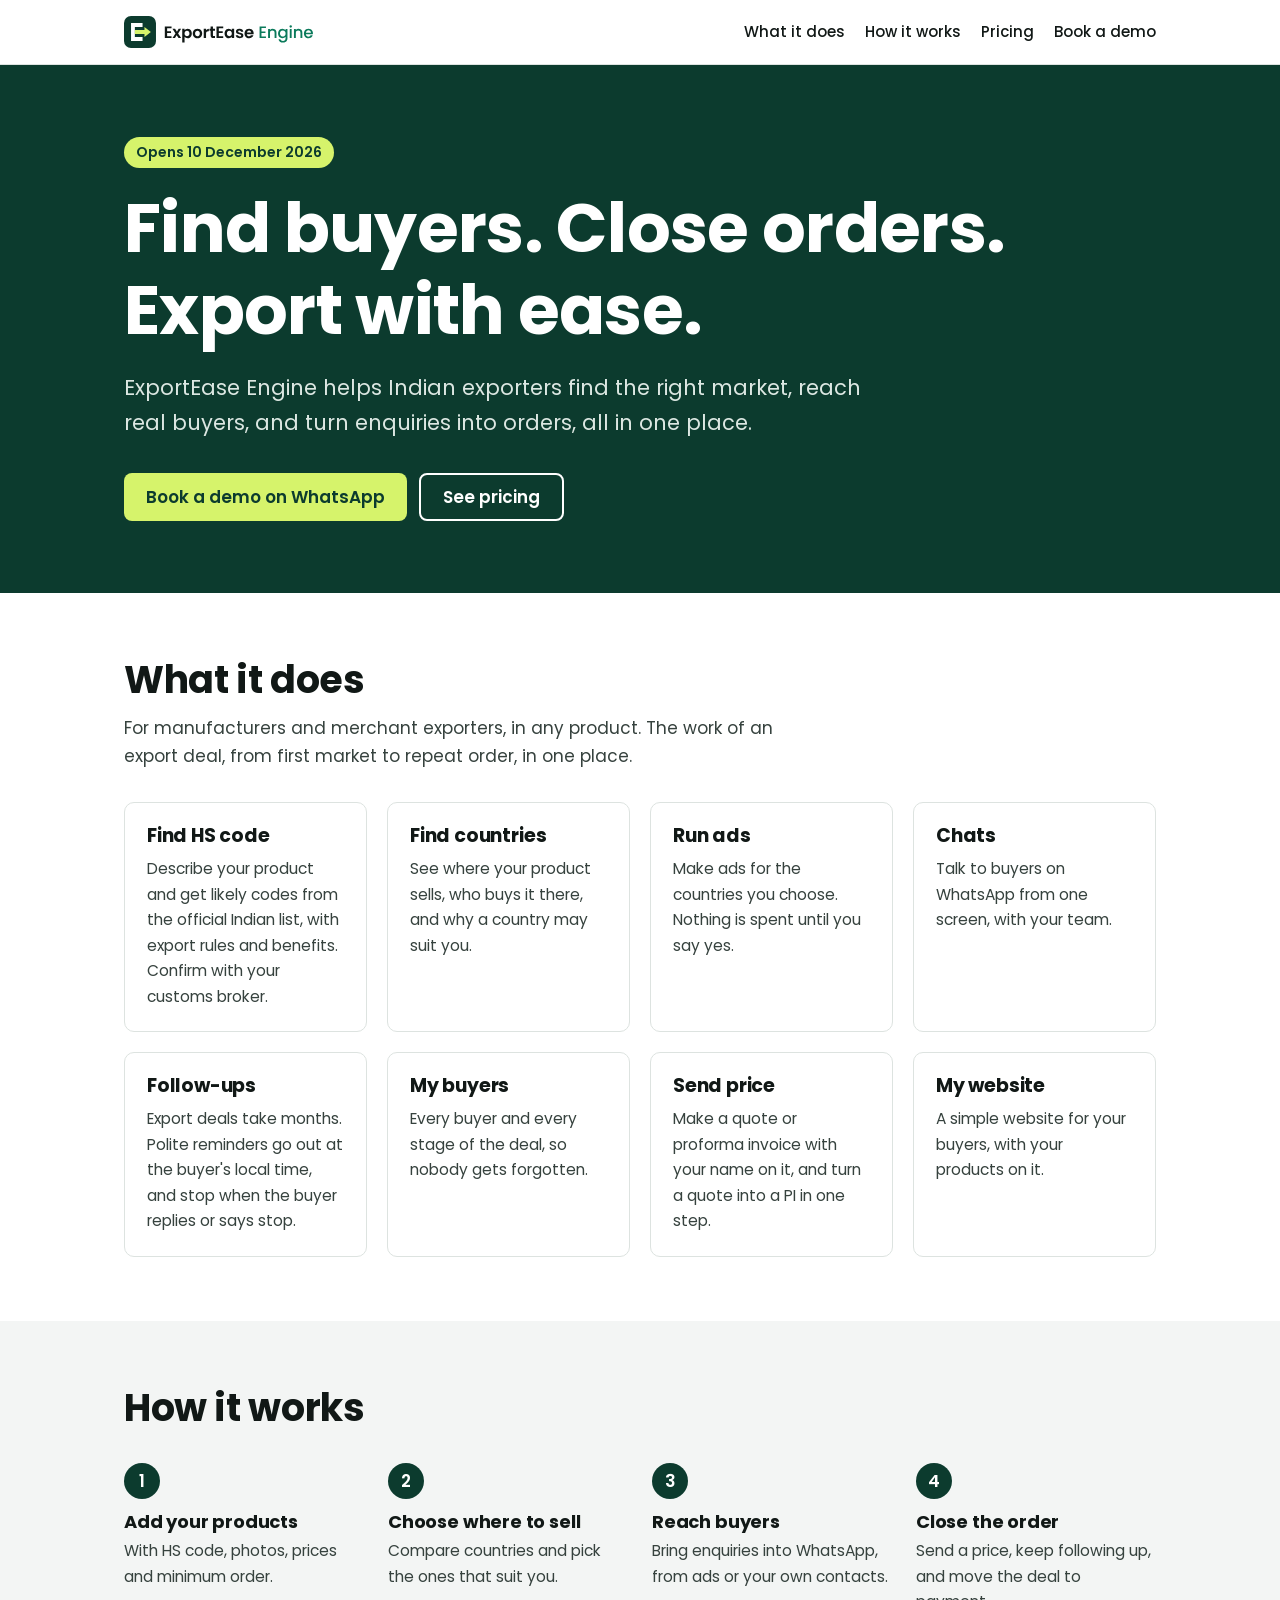
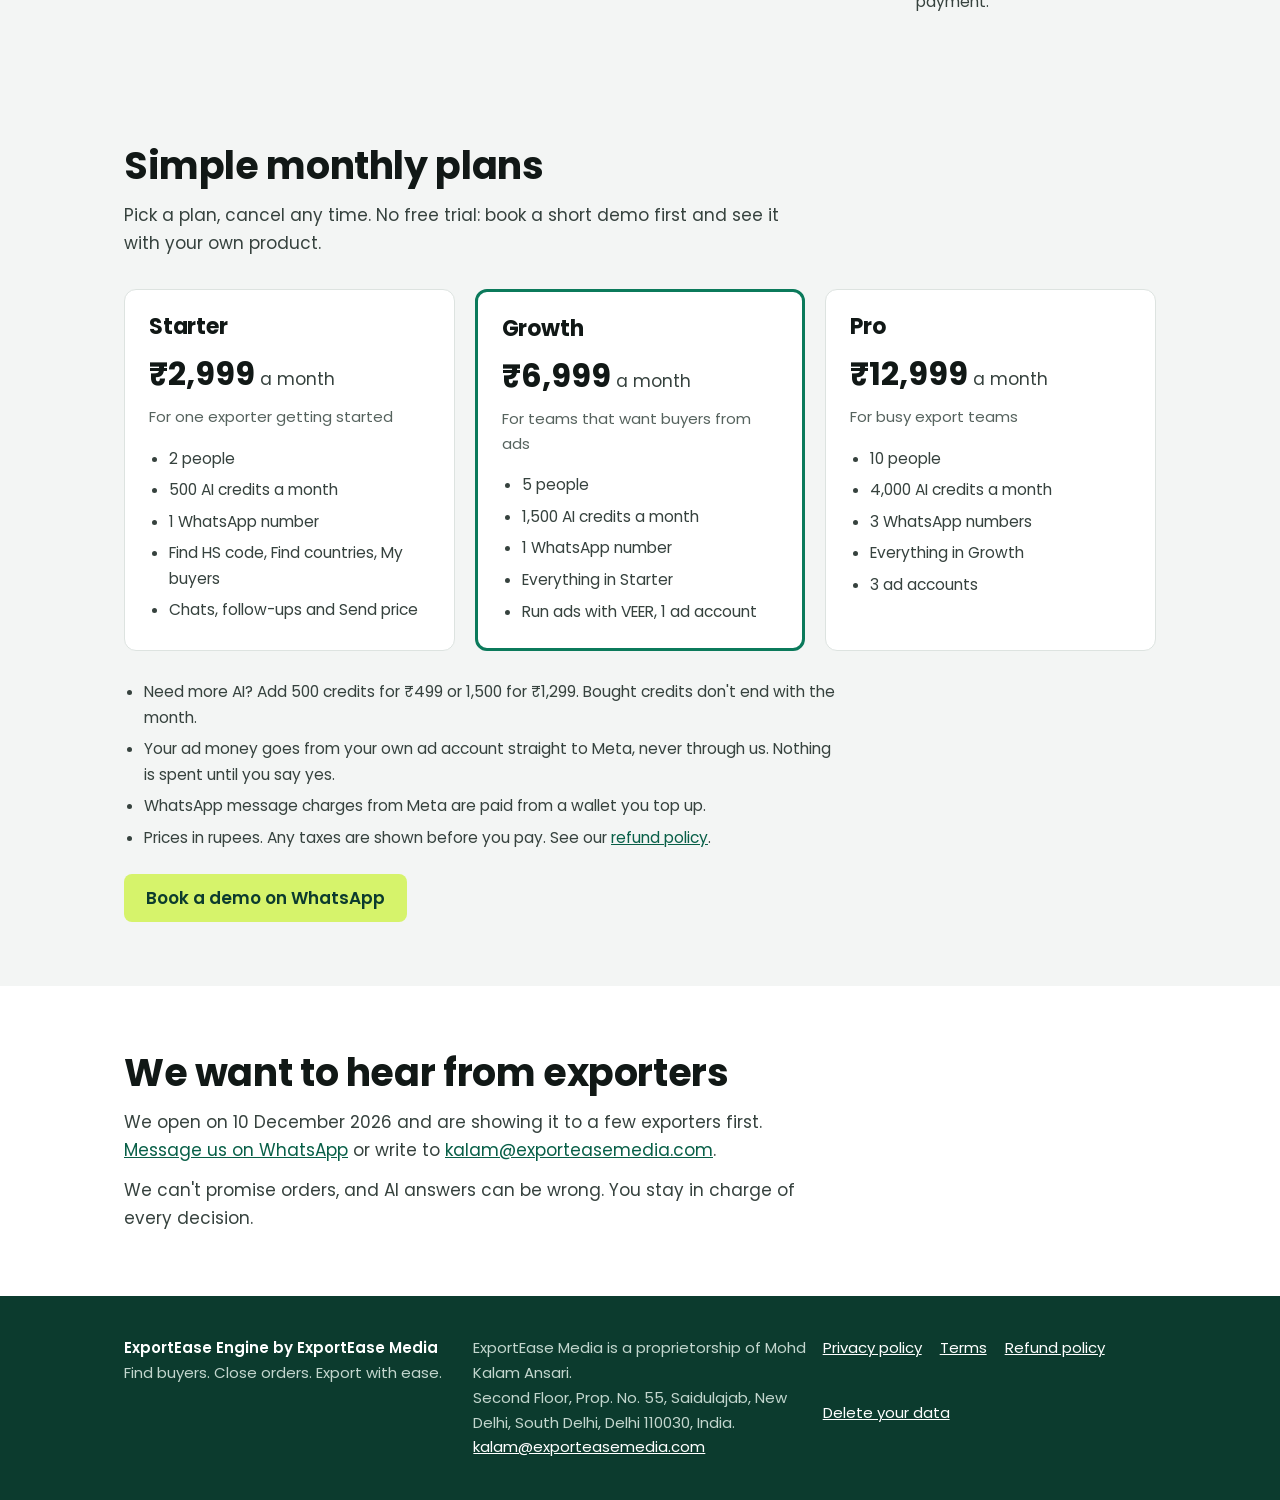
<file: index.html>
<!doctype html>
<html lang="en">
<head>
<meta charset="utf-8">
<meta name="viewport" content="width=device-width, initial-scale=1">
<title>ExportEase Engine: find buyers, close orders</title>
<meta name="description" content="ExportEase Engine helps Indian exporters find the right market, reach real buyers, and turn enquiries into orders, all in one place. Opens 10 December 2026.">
<link rel="icon" href="favicon.svg" type="image/svg+xml">
<link rel="preconnect" href="https://fonts.googleapis.com">
<link rel="preconnect" href="https://fonts.gstatic.com" crossorigin>
<link rel="stylesheet" href="https://fonts.googleapis.com/css2?family=Poppins:wght@400;500;600;700&amp;display=swap">
<link rel="stylesheet" href="site.css">
</head>
<body>
<a class="skip" href="#main">Skip to the page</a>
<header class="top"><div class="wrap">
<a href="index.html"><img src="logo.svg" alt="ExportEase Engine" width="200" height="32"></a>
<nav aria-label="Main"><a href="index.html#what">What it does</a><a href="index.html#how">How it works</a><a href="index.html#pricing">Pricing</a><a href="https://wa.me/917011857763?text=Hi%2C%20I%27d%20like%20a%20demo%20of%20ExportEase%20Engine.">Book a demo</a></nav>
</div></header>
<main id="main">
<section class="hero"><div class="wrap">
<p class="tag">Opens 10 December 2026</p>
<h1>Find buyers. Close orders. Export with ease.</h1>
<p>ExportEase Engine helps Indian exporters find the right market, reach real buyers, and turn enquiries into orders, all in one place.</p>
<div class="ctas"><a class="btn" href="https://wa.me/917011857763?text=Hi%2C%20I%27d%20like%20a%20demo%20of%20ExportEase%20Engine.">Book a demo on WhatsApp</a><a class="btn ghost" href="#pricing">See pricing</a></div>
</div></section>
<section class="band" id="what"><div class="wrap">
<h2>What it does</h2>
<p class="lead">For manufacturers and merchant exporters, in any product. The work of an export deal, from first market to repeat order, in one place.</p>
<div class="cards">
<div><h3>Find HS code</h3><p>Describe your product and get likely codes from the official Indian list, with export rules and benefits. Confirm with your customs broker.</p></div>
<div><h3>Find countries</h3><p>See where your product sells, who buys it there, and why a country may suit you.</p></div>
<div><h3>Run ads</h3><p>Make ads for the countries you choose. Nothing is spent until you say yes.</p></div>
<div><h3>Chats</h3><p>Talk to buyers on WhatsApp from one screen, with your team.</p></div>
<div><h3>Follow-ups</h3><p>Export deals take months. Polite reminders go out at the buyer's local time, and stop when the buyer replies or says stop.</p></div>
<div><h3>My buyers</h3><p>Every buyer and every stage of the deal, so nobody gets forgotten.</p></div>
<div><h3>Send price</h3><p>Make a quote or proforma invoice with your name on it, and turn a quote into a PI in one step.</p></div>
<div><h3>My website</h3><p>A simple website for your buyers, with your products on it.</p></div>
</div>
</div></section>
<section class="band soft" id="how"><div class="wrap">
<h2>How it works</h2>
<ol class="steps">
<li><h3>Add your products</h3><p>With HS code, photos, prices and minimum order.</p></li>
<li><h3>Choose where to sell</h3><p>Compare countries and pick the ones that suit you.</p></li>
<li><h3>Reach buyers</h3><p>Bring enquiries into WhatsApp, from ads or your own contacts.</p></li>
<li><h3>Close the order</h3><p>Send a price, keep following up, and move the deal to payment.</p></li>
</ol>
</div></section>
<section class="band soft" id="pricing"><div class="wrap">
<h2>Simple monthly plans</h2>
<p class="lead">Pick a plan, cancel any time. No free trial: book a short demo first and see it with your own product.</p>
<div class="plans">
<div class="plan"><h3>Starter</h3><p class="price"><strong>₹2,999</strong> a month</p><p class="for">For one exporter getting started</p><ul><li>2 people</li><li>500 AI credits a month</li><li>1 WhatsApp number</li><li>Find HS code, Find countries, My buyers</li><li>Chats, follow-ups and Send price</li></ul></div>
<div class="plan best"><h3>Growth</h3><p class="price"><strong>₹6,999</strong> a month</p><p class="for">For teams that want buyers from ads</p><ul><li>5 people</li><li>1,500 AI credits a month</li><li>1 WhatsApp number</li><li>Everything in Starter</li><li>Run ads with VEER, 1 ad account</li></ul></div>
<div class="plan"><h3>Pro</h3><p class="price"><strong>₹12,999</strong> a month</p><p class="for">For busy export teams</p><ul><li>10 people</li><li>4,000 AI credits a month</li><li>3 WhatsApp numbers</li><li>Everything in Growth</li><li>3 ad accounts</li></ul></div>
</div>
<ul class="notes">
<li>Need more AI? Add 500 credits for ₹499 or 1,500 for ₹1,299. Bought credits don't end with the month.</li>
<li>Your ad money goes from your own ad account straight to Meta, never through us. Nothing is spent until you say yes.</li>
<li>WhatsApp message charges from Meta are paid from a wallet you top up.</li>
<li>Prices in rupees. Any taxes are shown before you pay. See our <a href="refund.html">refund policy</a>.</li>
</ul>
<a class="btn" href="https://wa.me/917011857763?text=Hi%2C%20I%27d%20like%20a%20demo%20of%20ExportEase%20Engine.">Book a demo on WhatsApp</a>
</div></section>
<section class="band"><div class="wrap">
<h2>We want to hear from exporters</h2>
<p class="lead">We open on 10 December 2026 and are showing it to a few exporters first. <a href="https://wa.me/917011857763?text=Hi%2C%20I%27d%20like%20a%20demo%20of%20ExportEase%20Engine.">Message us on WhatsApp</a> or write to <a href="mailto:kalam@exporteasemedia.com">kalam@exporteasemedia.com</a>.</p>
<p class="lead">We can't promise orders, and AI answers can be wrong. You stay in charge of every decision.</p>
</div></section>
</main>
<footer class="foot"><div class="wrap">
<div><strong>ExportEase Engine by ExportEase Media</strong><br>Find buyers. Close orders. Export with ease.</div>
<div>ExportEase Media is a proprietorship of Mohd Kalam Ansari.<br>Second Floor, Prop. No. 55, Saidulajab, New Delhi, South Delhi, Delhi 110030, India.<br><a href="mailto:kalam@exporteasemedia.com">kalam@exporteasemedia.com</a></div>
<nav aria-label="Legal"><a href="privacy.html">Privacy policy</a><a href="terms.html">Terms</a><a href="refund.html">Refund policy</a><a href="data-deletion.html">Delete your data</a></nav>
</div></footer>
</body>
</html>
</file>
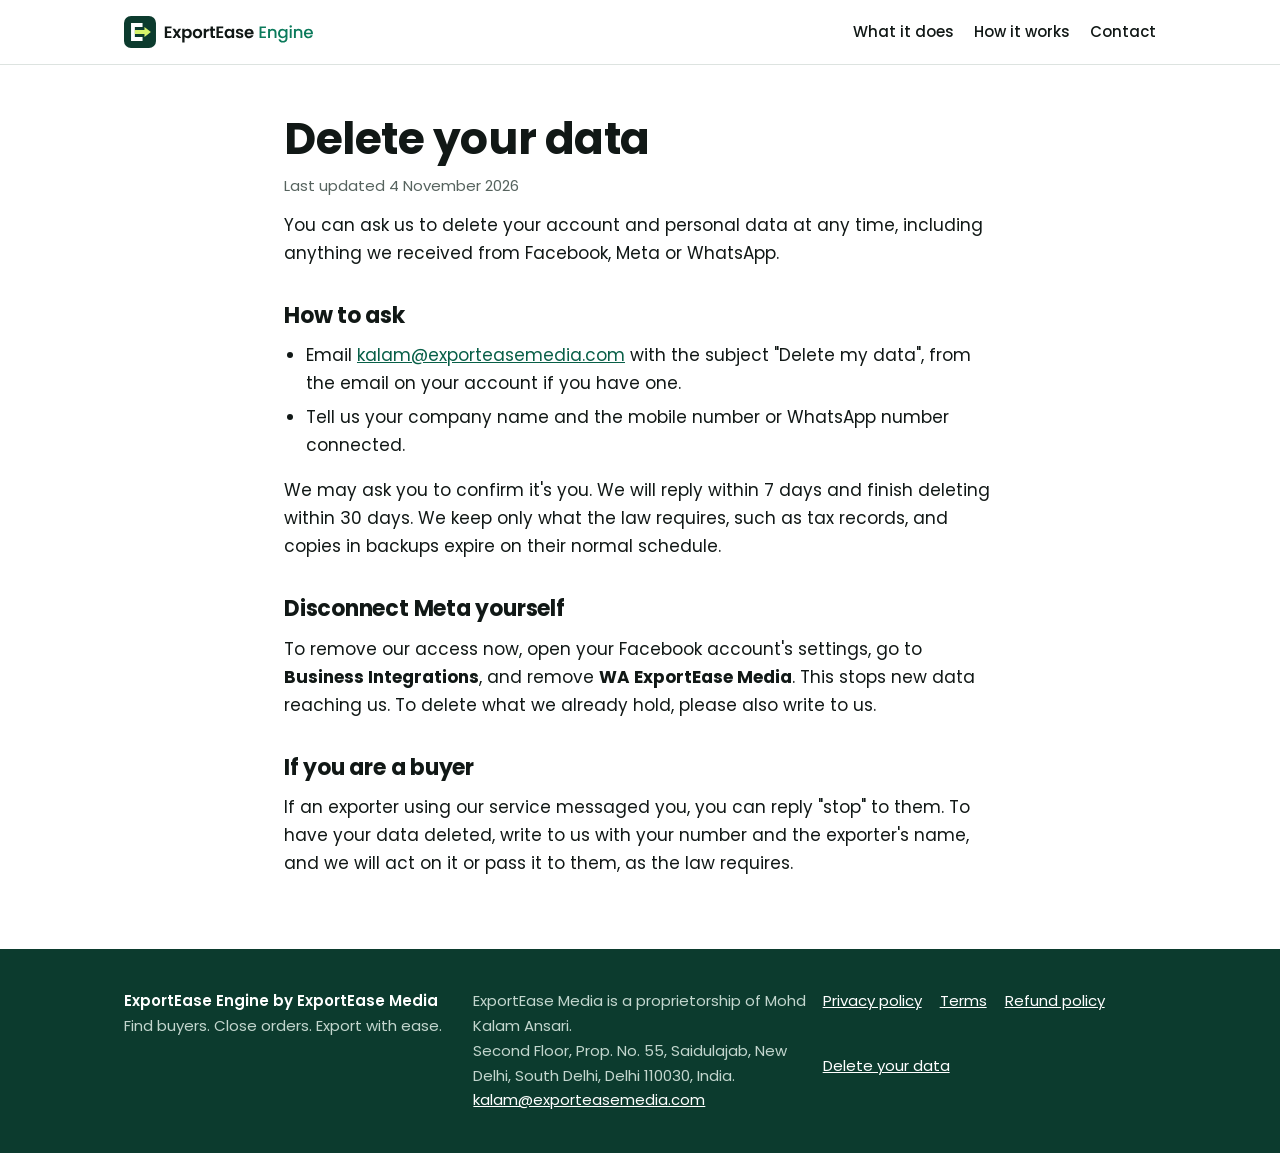
<file: data-deletion.html>
<!doctype html>
<html lang="en">
<head>
<meta charset="utf-8">
<meta name="viewport" content="width=device-width, initial-scale=1">
<title>Delete your data | ExportEase Engine</title>
<meta name="description" content="How to ask ExportEase Engine to delete your data, including data received from Facebook and WhatsApp.">
<link rel="icon" href="favicon.svg" type="image/svg+xml">
<link rel="preconnect" href="https://fonts.googleapis.com">
<link rel="preconnect" href="https://fonts.gstatic.com" crossorigin>
<link rel="stylesheet" href="https://fonts.googleapis.com/css2?family=Poppins:wght@400;500;600;700&amp;display=swap">
<link rel="stylesheet" href="site.css">
</head>
<body>
<a class="skip" href="#main">Skip to the page</a>
<header class="top"><div class="wrap">
<a href="index.html"><img src="logo.svg" alt="ExportEase Engine" width="200" height="32"></a>
<nav aria-label="Main"><a href="index.html#what">What it does</a><a href="index.html#how">How it works</a><a href="mailto:kalam@exporteasemedia.com">Contact</a></nav>
</div></header>
<main id="main">
<article class="doc"><div class="wrap">
<h1>Delete your data</h1>
<p class="when">Last updated 4 November 2026</p>

<p>You can ask us to delete your account and personal data at any time, including anything we received from Facebook, Meta or WhatsApp.</p>

<h2>How to ask</h2>
<ul>
<li>Email <a href="mailto:kalam@exporteasemedia.com?subject=Delete%20my%20data">kalam@exporteasemedia.com</a> with the subject "Delete my data", from the email on your account if you have one.</li>
<li>Tell us your company name and the mobile number or WhatsApp number connected.</li>
</ul>
<p>We may ask you to confirm it's you. We will reply within 7 days and finish deleting within 30 days. We keep only what the law requires, such as tax records, and copies in backups expire on their normal schedule.</p>

<h2>Disconnect Meta yourself</h2>
<p>To remove our access now, open your Facebook account's settings, go to <strong>Business Integrations</strong>, and remove <strong>WA ExportEase Media</strong>. This stops new data reaching us. To delete what we already hold, please also write to us.</p>

<h2>If you are a buyer</h2>
<p>If an exporter using our service messaged you, you can reply "stop" to them. To have your data deleted, write to us with your number and the exporter's name, and we will act on it or pass it to them, as the law requires.</p>

</div></article>
</main>
<footer class="foot"><div class="wrap">
<div><strong>ExportEase Engine by ExportEase Media</strong><br>Find buyers. Close orders. Export with ease.</div>
<div>ExportEase Media is a proprietorship of Mohd Kalam Ansari.<br>Second Floor, Prop. No. 55, Saidulajab, New Delhi, South Delhi, Delhi 110030, India.<br><a href="mailto:kalam@exporteasemedia.com">kalam@exporteasemedia.com</a></div>
<nav aria-label="Legal"><a href="privacy.html">Privacy policy</a><a href="terms.html">Terms</a><a href="refund.html">Refund policy</a><a href="data-deletion.html">Delete your data</a></nav>
</div></footer>
</body>
</html>
</file>
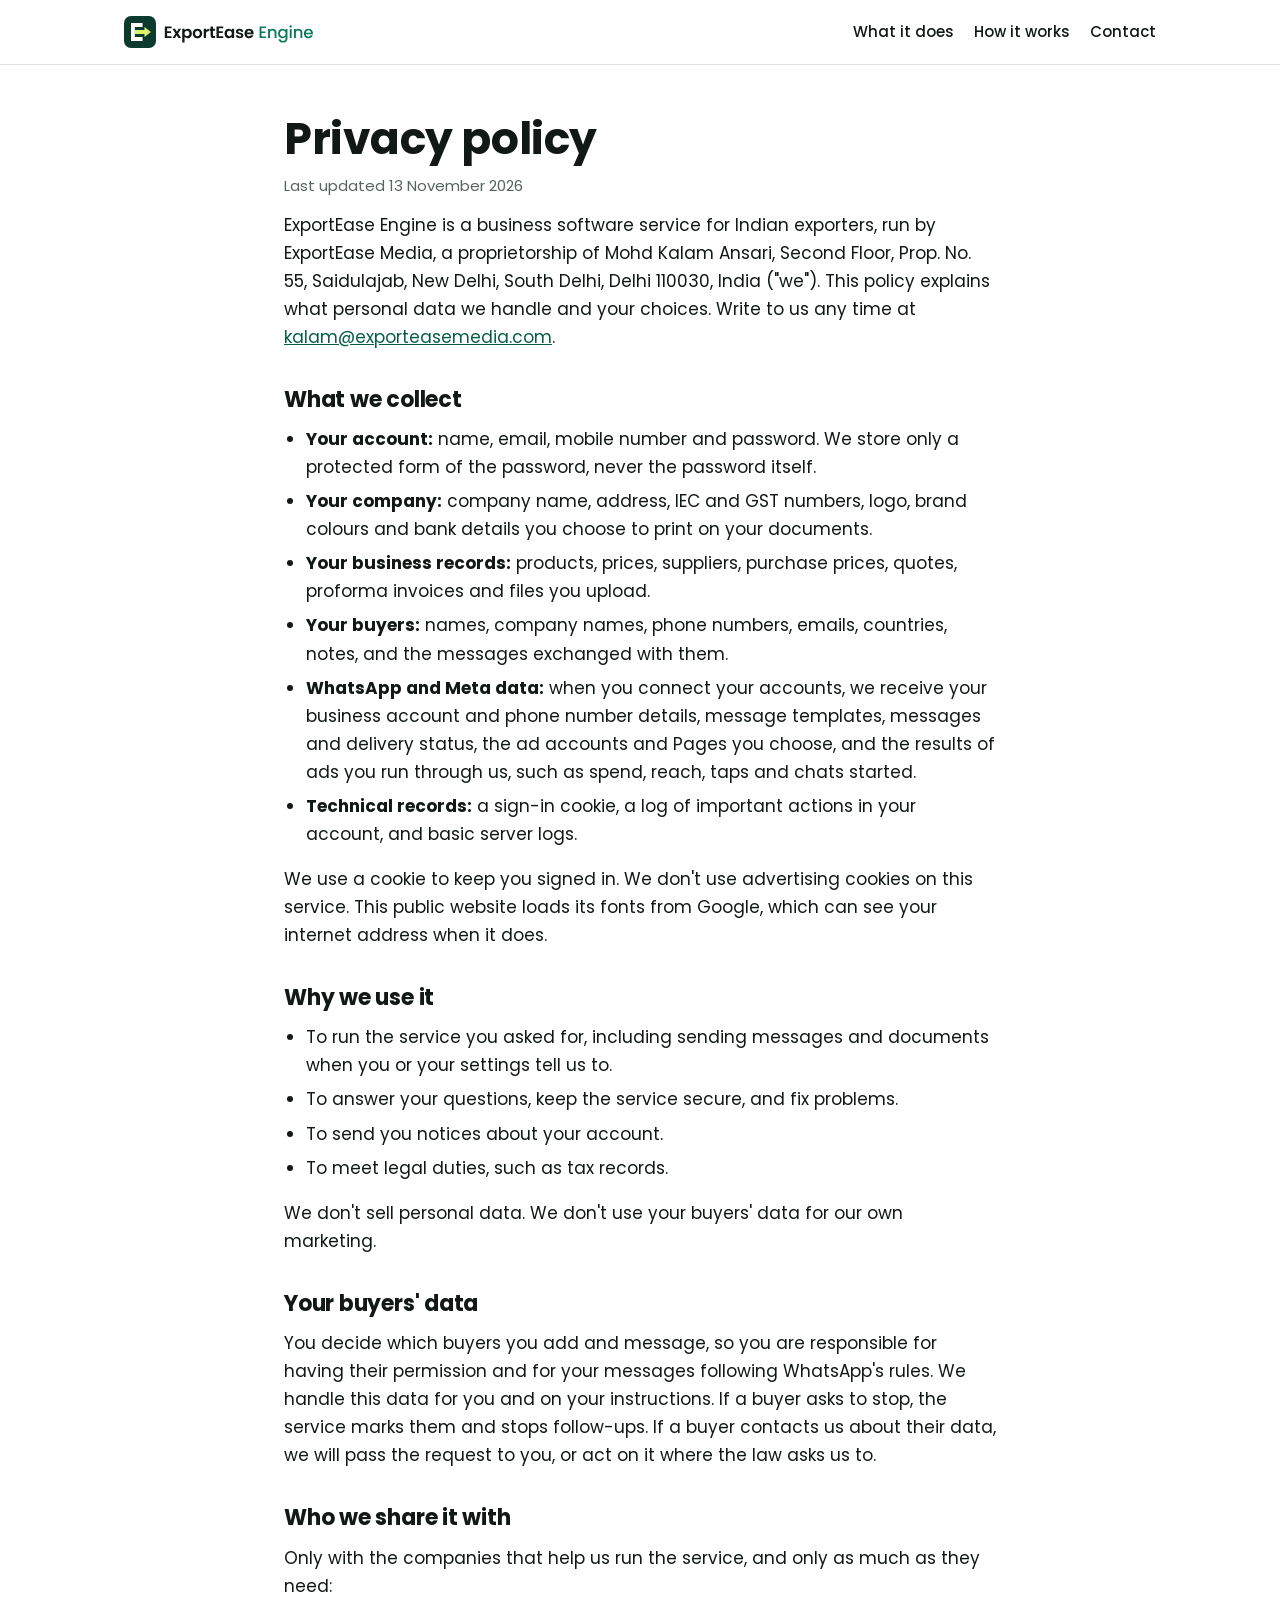
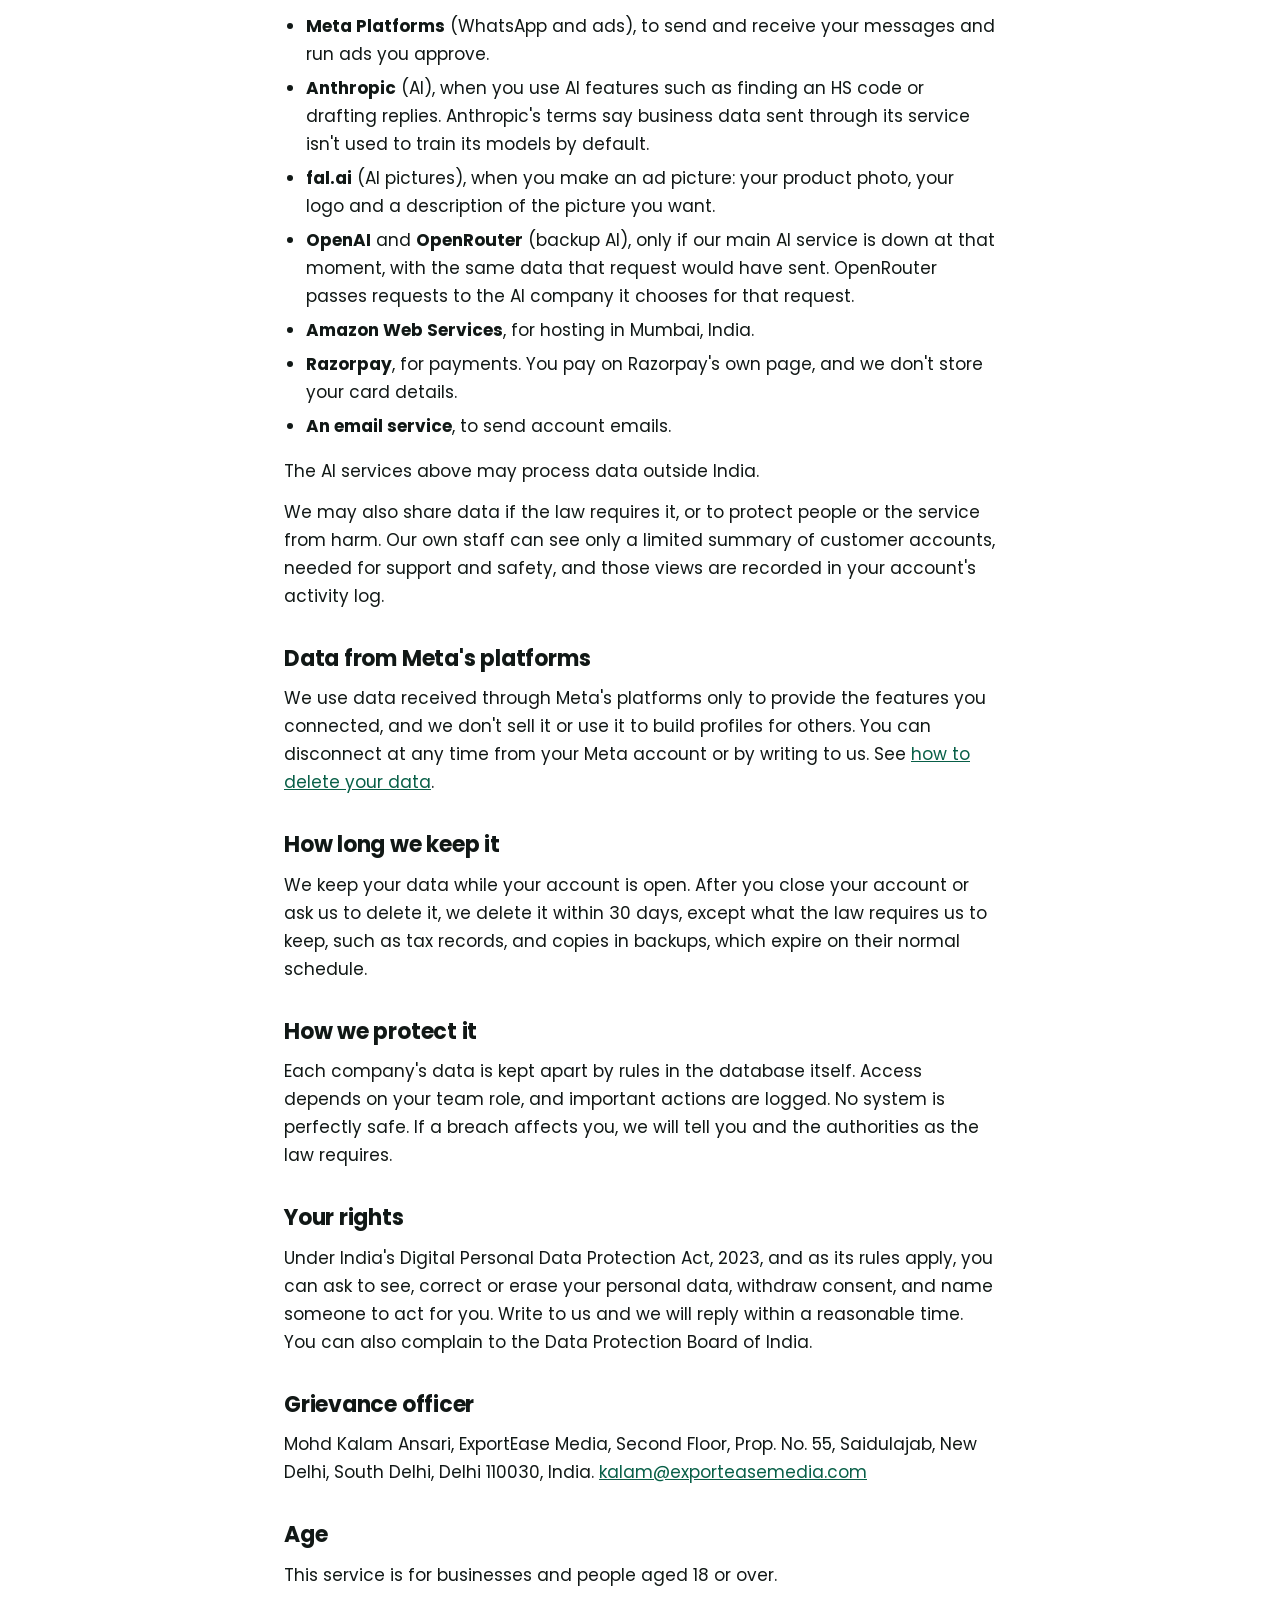
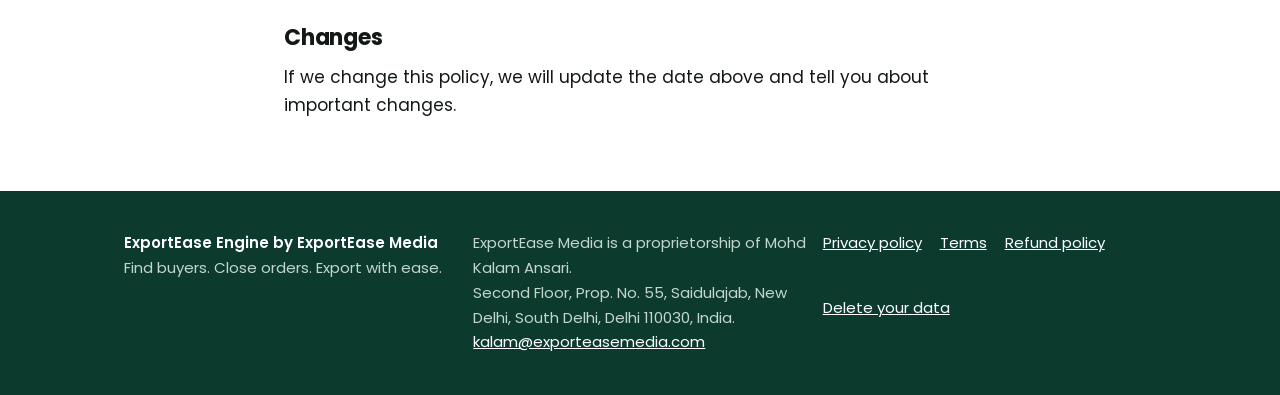
<file: privacy.html>
<!doctype html>
<html lang="en">
<head>
<meta charset="utf-8">
<meta name="viewport" content="width=device-width, initial-scale=1">
<title>Privacy policy | ExportEase Engine</title>
<meta name="description" content="How ExportEase Engine collects, uses, shares and protects personal data.">
<link rel="icon" href="favicon.svg" type="image/svg+xml">
<link rel="preconnect" href="https://fonts.googleapis.com">
<link rel="preconnect" href="https://fonts.gstatic.com" crossorigin>
<link rel="stylesheet" href="https://fonts.googleapis.com/css2?family=Poppins:wght@400;500;600;700&amp;display=swap">
<link rel="stylesheet" href="site.css">
</head>
<body>
<a class="skip" href="#main">Skip to the page</a>
<header class="top"><div class="wrap">
<a href="index.html"><img src="logo.svg" alt="ExportEase Engine" width="200" height="32"></a>
<nav aria-label="Main"><a href="index.html#what">What it does</a><a href="index.html#how">How it works</a><a href="mailto:kalam@exporteasemedia.com">Contact</a></nav>
</div></header>
<main id="main">
<article class="doc"><div class="wrap">
<h1>Privacy policy</h1>
<p class="when">Last updated 13 November 2026</p>

<p>ExportEase Engine is a business software service for Indian exporters, run by ExportEase Media, a proprietorship of Mohd Kalam Ansari, Second Floor, Prop. No. 55, Saidulajab, New Delhi, South Delhi, Delhi 110030, India ("we"). This policy explains what personal data we handle and your choices. Write to us any time at <a href="mailto:kalam@exporteasemedia.com">kalam@exporteasemedia.com</a>.</p>

<h2>What we collect</h2>
<ul>
<li><strong>Your account:</strong> name, email, mobile number and password. We store only a protected form of the password, never the password itself.</li>
<li><strong>Your company:</strong> company name, address, IEC and GST numbers, logo, brand colours and bank details you choose to print on your documents.</li>
<li><strong>Your business records:</strong> products, prices, suppliers, purchase prices, quotes, proforma invoices and files you upload.</li>
<li><strong>Your buyers:</strong> names, company names, phone numbers, emails, countries, notes, and the messages exchanged with them.</li>
<li><strong>WhatsApp and Meta data:</strong> when you connect your accounts, we receive your business account and phone number details, message templates, messages and delivery status, the ad accounts and Pages you choose, and the results of ads you run through us, such as spend, reach, taps and chats started.</li>
<li><strong>Technical records:</strong> a sign-in cookie, a log of important actions in your account, and basic server logs.</li>
</ul>
<p>We use a cookie to keep you signed in. We don't use advertising cookies on this service. This public website loads its fonts from Google, which can see your internet address when it does.</p>

<h2>Why we use it</h2>
<ul>
<li>To run the service you asked for, including sending messages and documents when you or your settings tell us to.</li>
<li>To answer your questions, keep the service secure, and fix problems.</li>
<li>To send you notices about your account.</li>
<li>To meet legal duties, such as tax records.</li>
</ul>
<p>We don't sell personal data. We don't use your buyers' data for our own marketing.</p>

<h2>Your buyers' data</h2>
<p>You decide which buyers you add and message, so you are responsible for having their permission and for your messages following WhatsApp's rules. We handle this data for you and on your instructions. If a buyer asks to stop, the service marks them and stops follow-ups. If a buyer contacts us about their data, we will pass the request to you, or act on it where the law asks us to.</p>

<h2>Who we share it with</h2>
<p>Only with the companies that help us run the service, and only as much as they need:</p>
<ul>
<li><strong>Meta Platforms</strong> (WhatsApp and ads), to send and receive your messages and run ads you approve.</li>
<li><strong>Anthropic</strong> (AI), when you use AI features such as finding an HS code or drafting replies. Anthropic's terms say business data sent through its service isn't used to train its models by default.</li>
<li><strong>fal.ai</strong> (AI pictures), when you make an ad picture: your product photo, your logo and a description of the picture you want.</li>
<li><strong>OpenAI</strong> and <strong>OpenRouter</strong> (backup AI), only if our main AI service is down at that moment, with the same data that request would have sent. OpenRouter passes requests to the AI company it chooses for that request.</li>
<li><strong>Amazon Web Services</strong>, for hosting in Mumbai, India.</li>
<li><strong>Razorpay</strong>, for payments. You pay on Razorpay's own page, and we don't store your card details.</li>
<li><strong>An email service</strong>, to send account emails.</li>
</ul>
<p>The AI services above may process data outside India.</p>
<p>We may also share data if the law requires it, or to protect people or the service from harm. Our own staff can see only a limited summary of customer accounts, needed for support and safety, and those views are recorded in your account's activity log.</p>

<h2>Data from Meta's platforms</h2>
<p>We use data received through Meta's platforms only to provide the features you connected, and we don't sell it or use it to build profiles for others. You can disconnect at any time from your Meta account or by writing to us. See <a href="data-deletion.html">how to delete your data</a>.</p>

<h2>How long we keep it</h2>
<p>We keep your data while your account is open. After you close your account or ask us to delete it, we delete it within 30 days, except what the law requires us to keep, such as tax records, and copies in backups, which expire on their normal schedule.</p>

<h2>How we protect it</h2>
<p>Each company's data is kept apart by rules in the database itself. Access depends on your team role, and important actions are logged. No system is perfectly safe. If a breach affects you, we will tell you and the authorities as the law requires.</p>

<h2>Your rights</h2>
<p>Under India's Digital Personal Data Protection Act, 2023, and as its rules apply, you can ask to see, correct or erase your personal data, withdraw consent, and name someone to act for you. Write to us and we will reply within a reasonable time. You can also complain to the Data Protection Board of India.</p>

<h2>Grievance officer</h2>
<p>Mohd Kalam Ansari, ExportEase Media, Second Floor, Prop. No. 55, Saidulajab, New Delhi, South Delhi, Delhi 110030, India. <a href="mailto:kalam@exporteasemedia.com">kalam@exporteasemedia.com</a></p>

<h2>Age</h2>
<p>This service is for businesses and people aged 18 or over.</p>

<h2>Changes</h2>
<p>If we change this policy, we will update the date above and tell you about important changes.</p>

</div></article>
</main>
<footer class="foot"><div class="wrap">
<div><strong>ExportEase Engine by ExportEase Media</strong><br>Find buyers. Close orders. Export with ease.</div>
<div>ExportEase Media is a proprietorship of Mohd Kalam Ansari.<br>Second Floor, Prop. No. 55, Saidulajab, New Delhi, South Delhi, Delhi 110030, India.<br><a href="mailto:kalam@exporteasemedia.com">kalam@exporteasemedia.com</a></div>
<nav aria-label="Legal"><a href="privacy.html">Privacy policy</a><a href="terms.html">Terms</a><a href="refund.html">Refund policy</a><a href="data-deletion.html">Delete your data</a></nav>
</div></footer>
</body>
</html>
</file>
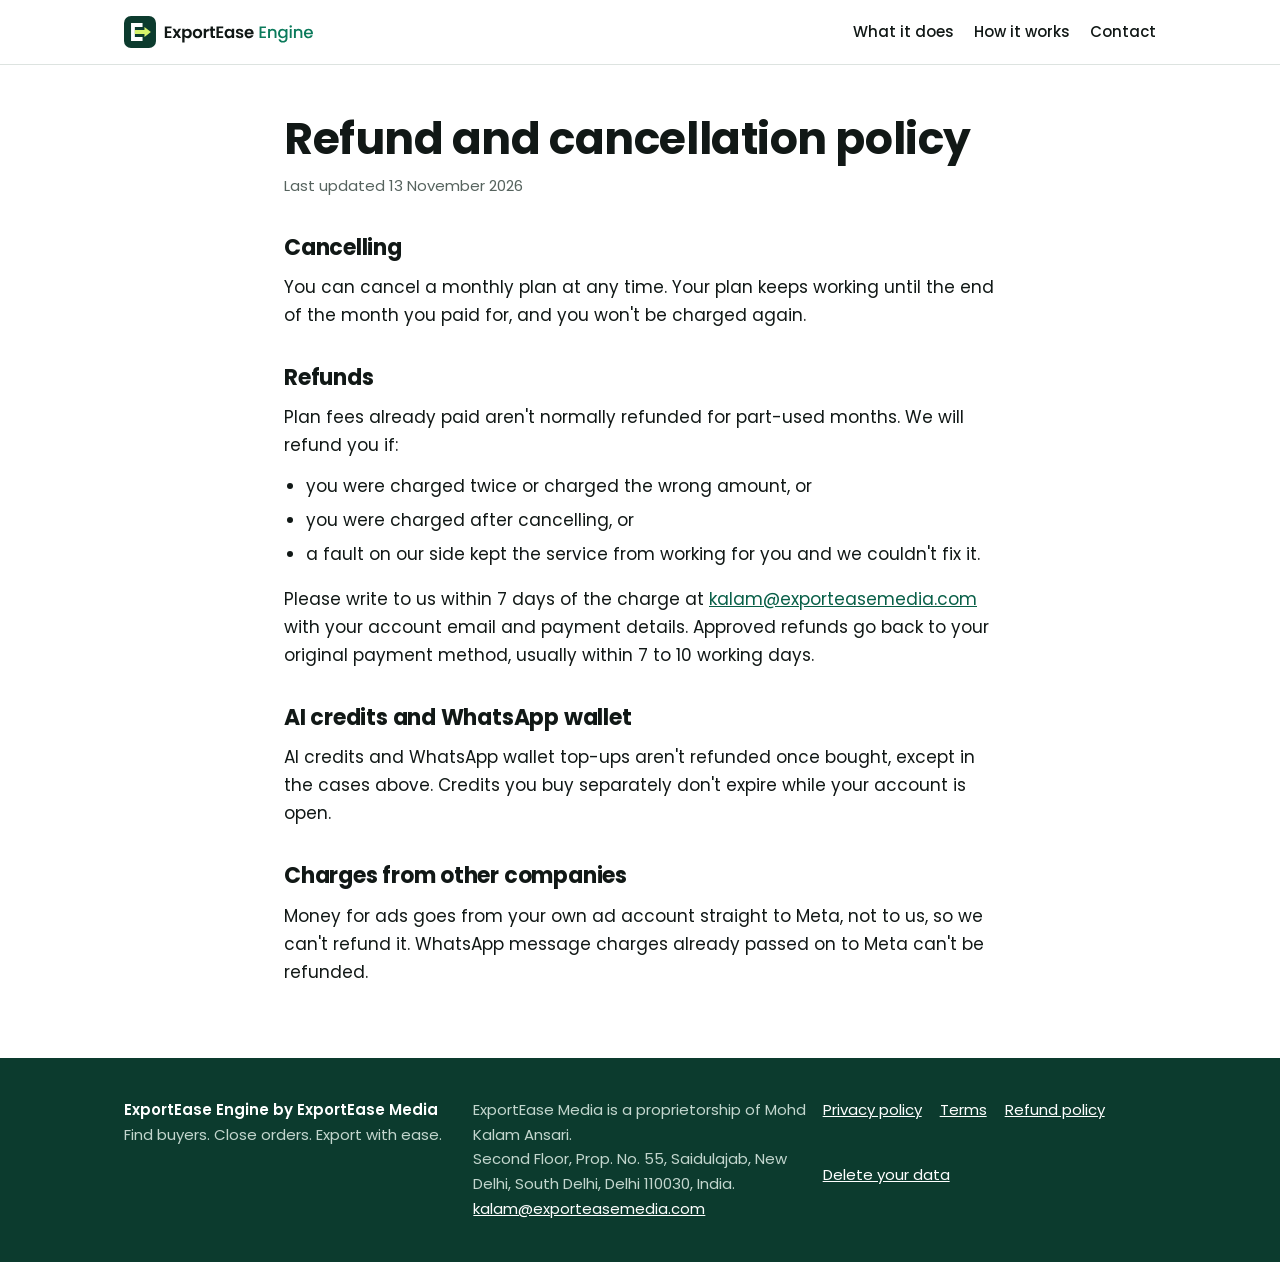
<file: refund.html>
<!doctype html>
<html lang="en">
<head>
<meta charset="utf-8">
<meta name="viewport" content="width=device-width, initial-scale=1">
<title>Refund and cancellation policy | ExportEase Engine</title>
<meta name="description" content="How cancellations and refunds work for ExportEase Engine.">
<link rel="icon" href="favicon.svg" type="image/svg+xml">
<link rel="preconnect" href="https://fonts.googleapis.com">
<link rel="preconnect" href="https://fonts.gstatic.com" crossorigin>
<link rel="stylesheet" href="https://fonts.googleapis.com/css2?family=Poppins:wght@400;500;600;700&amp;display=swap">
<link rel="stylesheet" href="site.css">
</head>
<body>
<a class="skip" href="#main">Skip to the page</a>
<header class="top"><div class="wrap">
<a href="index.html"><img src="logo.svg" alt="ExportEase Engine" width="200" height="32"></a>
<nav aria-label="Main"><a href="index.html#what">What it does</a><a href="index.html#how">How it works</a><a href="mailto:kalam@exporteasemedia.com">Contact</a></nav>
</div></header>
<main id="main">
<article class="doc"><div class="wrap">
<h1>Refund and cancellation policy</h1>
<p class="when">Last updated 13 November 2026</p>


<h2>Cancelling</h2>
<p>You can cancel a monthly plan at any time. Your plan keeps working until the end of the month you paid for, and you won't be charged again.</p>

<h2>Refunds</h2>
<p>Plan fees already paid aren't normally refunded for part-used months. We will refund you if:</p>
<ul>
<li>you were charged twice or charged the wrong amount, or</li>
<li>you were charged after cancelling, or</li>
<li>a fault on our side kept the service from working for you and we couldn't fix it.</li>
</ul>
<p>Please write to us within 7 days of the charge at <a href="mailto:kalam@exporteasemedia.com">kalam@exporteasemedia.com</a> with your account email and payment details. Approved refunds go back to your original payment method, usually within 7 to 10 working days.</p>

<h2>AI credits and WhatsApp wallet</h2>
<p>AI credits and WhatsApp wallet top-ups aren't refunded once bought, except in the cases above. Credits you buy separately don't expire while your account is open.</p>

<h2>Charges from other companies</h2>
<p>Money for ads goes from your own ad account straight to Meta, not to us, so we can't refund it. WhatsApp message charges already passed on to Meta can't be refunded.</p>

</div></article>
</main>
<footer class="foot"><div class="wrap">
<div><strong>ExportEase Engine by ExportEase Media</strong><br>Find buyers. Close orders. Export with ease.</div>
<div>ExportEase Media is a proprietorship of Mohd Kalam Ansari.<br>Second Floor, Prop. No. 55, Saidulajab, New Delhi, South Delhi, Delhi 110030, India.<br><a href="mailto:kalam@exporteasemedia.com">kalam@exporteasemedia.com</a></div>
<nav aria-label="Legal"><a href="privacy.html">Privacy policy</a><a href="terms.html">Terms</a><a href="refund.html">Refund policy</a><a href="data-deletion.html">Delete your data</a></nav>
</div></footer>
</body>
</html>
</file>
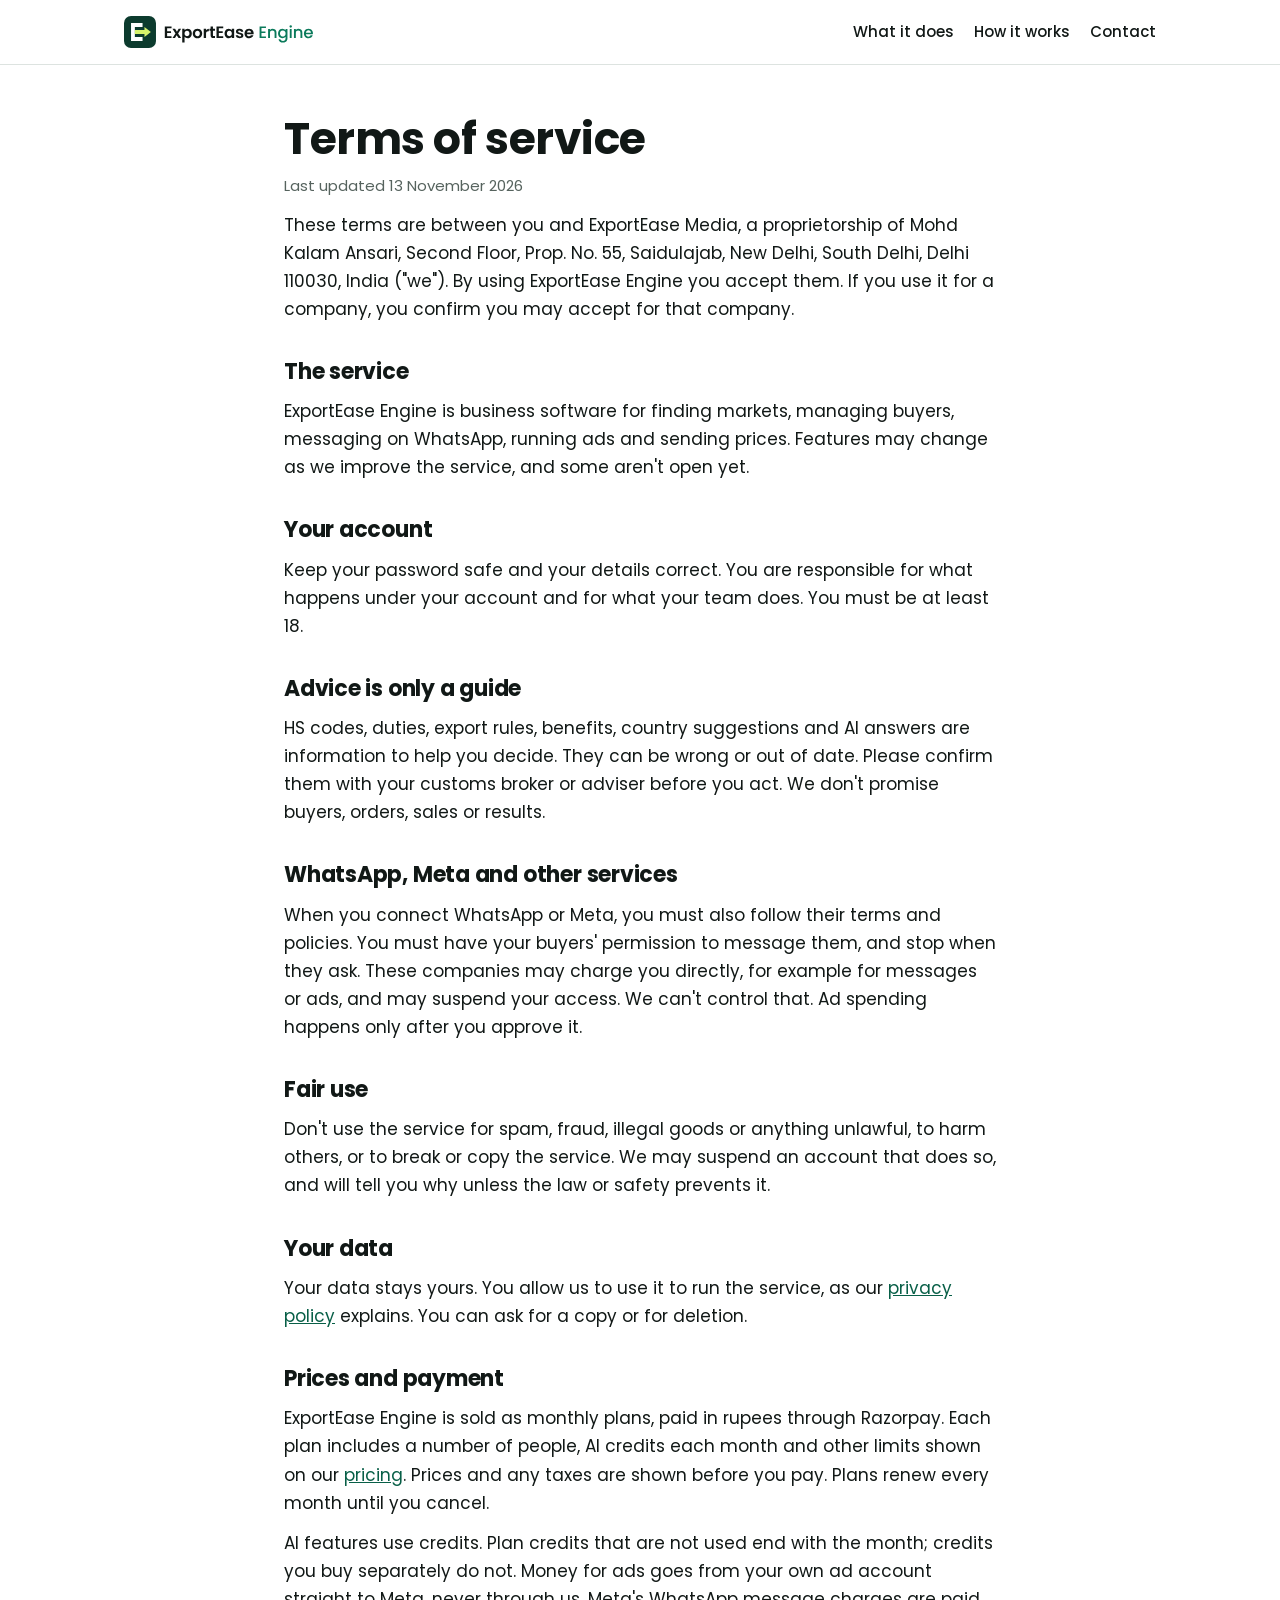
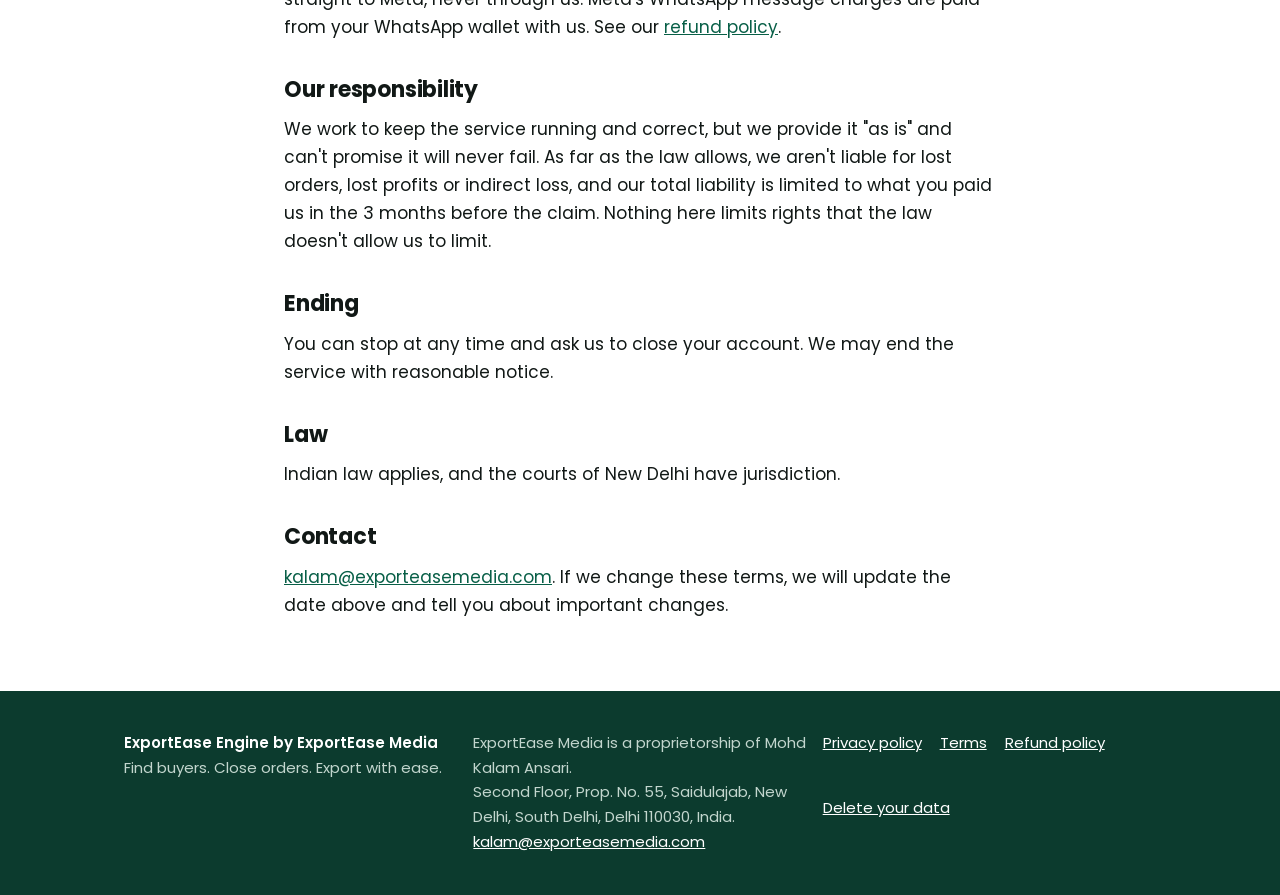
<file: terms.html>
<!doctype html>
<html lang="en">
<head>
<meta charset="utf-8">
<meta name="viewport" content="width=device-width, initial-scale=1">
<title>Terms of service | ExportEase Engine</title>
<meta name="description" content="The terms for using ExportEase Engine.">
<link rel="icon" href="favicon.svg" type="image/svg+xml">
<link rel="preconnect" href="https://fonts.googleapis.com">
<link rel="preconnect" href="https://fonts.gstatic.com" crossorigin>
<link rel="stylesheet" href="https://fonts.googleapis.com/css2?family=Poppins:wght@400;500;600;700&amp;display=swap">
<link rel="stylesheet" href="site.css">
</head>
<body>
<a class="skip" href="#main">Skip to the page</a>
<header class="top"><div class="wrap">
<a href="index.html"><img src="logo.svg" alt="ExportEase Engine" width="200" height="32"></a>
<nav aria-label="Main"><a href="index.html#what">What it does</a><a href="index.html#how">How it works</a><a href="mailto:kalam@exporteasemedia.com">Contact</a></nav>
</div></header>
<main id="main">
<article class="doc"><div class="wrap">
<h1>Terms of service</h1>
<p class="when">Last updated 13 November 2026</p>

<p>These terms are between you and ExportEase Media, a proprietorship of Mohd Kalam Ansari, Second Floor, Prop. No. 55, Saidulajab, New Delhi, South Delhi, Delhi 110030, India ("we"). By using ExportEase Engine you accept them. If you use it for a company, you confirm you may accept for that company.</p>

<h2>The service</h2>
<p>ExportEase Engine is business software for finding markets, managing buyers, messaging on WhatsApp, running ads and sending prices. Features may change as we improve the service, and some aren't open yet.</p>

<h2>Your account</h2>
<p>Keep your password safe and your details correct. You are responsible for what happens under your account and for what your team does. You must be at least 18.</p>

<h2>Advice is only a guide</h2>
<p>HS codes, duties, export rules, benefits, country suggestions and AI answers are information to help you decide. They can be wrong or out of date. Please confirm them with your customs broker or adviser before you act. We don't promise buyers, orders, sales or results.</p>

<h2>WhatsApp, Meta and other services</h2>
<p>When you connect WhatsApp or Meta, you must also follow their terms and policies. You must have your buyers' permission to message them, and stop when they ask. These companies may charge you directly, for example for messages or ads, and may suspend your access. We can't control that. Ad spending happens only after you approve it.</p>

<h2>Fair use</h2>
<p>Don't use the service for spam, fraud, illegal goods or anything unlawful, to harm others, or to break or copy the service. We may suspend an account that does so, and will tell you why unless the law or safety prevents it.</p>

<h2>Your data</h2>
<p>Your data stays yours. You allow us to use it to run the service, as our <a href="privacy.html">privacy policy</a> explains. You can ask for a copy or for deletion.</p>

<h2>Prices and payment</h2>
<p>ExportEase Engine is sold as monthly plans, paid in rupees through Razorpay. Each plan includes a number of people, AI credits each month and other limits shown on our <a href="index.html#pricing">pricing</a>. Prices and any taxes are shown before you pay. Plans renew every month until you cancel.</p>
<p>AI features use credits. Plan credits that are not used end with the month; credits you buy separately do not. Money for ads goes from your own ad account straight to Meta, never through us. Meta's WhatsApp message charges are paid from your WhatsApp wallet with us. See our <a href="refund.html">refund policy</a>.</p>

<h2>Our responsibility</h2>
<p>We work to keep the service running and correct, but we provide it "as is" and can't promise it will never fail. As far as the law allows, we aren't liable for lost orders, lost profits or indirect loss, and our total liability is limited to what you paid us in the 3 months before the claim. Nothing here limits rights that the law doesn't allow us to limit.</p>

<h2>Ending</h2>
<p>You can stop at any time and ask us to close your account. We may end the service with reasonable notice.</p>

<h2>Law</h2>
<p>Indian law applies, and the courts of New Delhi have jurisdiction.</p>

<h2>Contact</h2>
<p><a href="mailto:kalam@exporteasemedia.com">kalam@exporteasemedia.com</a>. If we change these terms, we will update the date above and tell you about important changes.</p>

</div></article>
</main>
<footer class="foot"><div class="wrap">
<div><strong>ExportEase Engine by ExportEase Media</strong><br>Find buyers. Close orders. Export with ease.</div>
<div>ExportEase Media is a proprietorship of Mohd Kalam Ansari.<br>Second Floor, Prop. No. 55, Saidulajab, New Delhi, South Delhi, Delhi 110030, India.<br><a href="mailto:kalam@exporteasemedia.com">kalam@exporteasemedia.com</a></div>
<nav aria-label="Legal"><a href="privacy.html">Privacy policy</a><a href="terms.html">Terms</a><a href="refund.html">Refund policy</a><a href="data-deletion.html">Delete your data</a></nav>
</div></footer>
</body>
</html>
</file>
<file: site.css>
:root{--ink:#111816;--ink2:#36423E;--mut:#56635E;--soft:#F3F5F4;--line:#DDE3E0;--forest:#0C3B2E;--em:#0B7A5B;--em-d:#085F47;--lime:#D6F36B}
*{box-sizing:border-box}
html{-webkit-text-size-adjust:100%}
body{margin:0;background:#fff;color:var(--ink);font:400 17px/1.65 Poppins,system-ui,-apple-system,"Segoe UI",sans-serif}
a{color:var(--em-d)}
a:hover{color:var(--ink)}
img{display:block;max-width:100%}
h1,h2,h3{line-height:1.2;margin:0;font-weight:700;letter-spacing:-.01em}
p{margin:0}
.wrap{max-width:1080px;margin:0 auto;padding:0 24px}
.skip{position:absolute;left:-999px}
.skip:focus{left:16px;top:12px;background:#fff;padding:8px 12px;z-index:2}
.top{border-bottom:1px solid var(--line)}
.top .wrap{display:flex;flex-wrap:wrap;gap:12px 24px;align-items:center;justify-content:space-between;padding-top:16px;padding-bottom:16px}
.top img{height:32px;width:auto}
.top nav{display:flex;flex-wrap:wrap;gap:6px 20px;font-weight:500;font-size:15px}
.top nav a{color:var(--ink);text-decoration:none}
.top nav a:hover{color:var(--em-d);text-decoration:underline}
.btn{display:inline-flex;align-items:center;justify-content:center;min-height:48px;padding:0 22px;border-radius:8px;background:var(--lime);color:var(--forest);font-weight:600;text-decoration:none}
.btn:hover{background:#fff;color:var(--forest)}
.hero{background:var(--forest);color:#fff;padding:72px 0}
.hero h1{font-size:clamp(38px,7vw,68px);max-width:14em}
.hero p{font-size:clamp(18px,2.4vw,21px);max-width:36em;margin-top:20px;color:#DCE7E2}
.hero .tag{display:inline-block;margin:0 0 20px;padding:4px 12px;border-radius:999px;background:var(--lime);color:var(--forest);font-size:14px;font-weight:600}
.hero .btn{margin-top:32px}
.band{padding:64px 0}
.band.soft{background:var(--soft)}
.band h2{font-size:clamp(26px,4vw,38px)}
.lead{color:var(--ink2);margin-top:12px;max-width:40em}
.cards{display:grid;grid-template-columns:repeat(auto-fit,minmax(240px,1fr));gap:20px;margin-top:32px}
.cards>div{background:#fff;border:1px solid var(--line);border-radius:10px;padding:22px}
.cards h3{font-size:19px}
.cards p{color:var(--ink2);font-size:15.5px;margin-top:8px}
.steps{list-style:none;counter-reset:s;padding:0;margin:32px 0 0;display:grid;grid-template-columns:repeat(auto-fit,minmax(220px,1fr));gap:24px}
.steps li{counter-increment:s}
.steps li::before{content:counter(s);display:flex;width:36px;height:36px;align-items:center;justify-content:center;border-radius:50%;background:var(--forest);color:#fff;font-weight:600;margin-bottom:12px}
.steps h3{font-size:18px}
.steps p{color:var(--ink2);font-size:15.5px;margin-top:6px}
.doc{padding:48px 0 72px}
.doc .wrap{max-width:760px}
.doc h1{font-size:clamp(32px,5vw,44px)}
.doc .when{color:var(--mut);font-size:15px;margin-top:8px}
.doc h2{font-size:22px;margin-top:36px}
.doc p,.doc ul{margin-top:12px}
.doc ul{padding-left:22px}
.doc li{margin-top:6px}
.foot{background:var(--forest);color:#C3D6CE;padding:40px 0;font-size:15px}
.foot a{color:#fff}
.foot .wrap{display:grid;gap:16px;grid-template-columns:repeat(auto-fit,minmax(260px,1fr))}
.foot strong{color:#fff;font-weight:600}
.foot nav{display:flex;flex-wrap:wrap;gap:6px 18px}
@media (max-width:560px){.hero{padding:48px 0}.band{padding:44px 0}.wrap{padding:0 16px}}
.ctas{display:flex;flex-wrap:wrap;gap:12px;margin-top:32px}
.hero .ctas .btn{margin-top:0}
.btn.ghost{background:transparent;color:#fff;border:2px solid #fff}
.btn.ghost:hover{background:#fff;color:var(--forest)}
.plans{display:grid;grid-template-columns:repeat(auto-fit,minmax(250px,1fr));gap:20px;margin-top:32px}
.plan{background:#fff;border:1px solid var(--line);border-radius:12px;padding:24px}
.plan.best{border:3px solid var(--em)}
.plan h3{font-size:22px}
.plan .price{margin-top:8px;color:var(--ink2)}
.plan .price strong{font-size:32px;color:var(--ink)}
.plan .for{color:var(--mut);font-size:15px;margin-top:4px}
.plan ul{margin:16px 0 0;padding-left:20px;color:var(--ink2);font-size:15.5px}
.plan li{margin-top:6px}
.notes{margin:28px 0 24px;padding-left:20px;color:var(--ink2);font-size:15.5px;max-width:46em}
.notes li{margin-top:6px}
</file>
